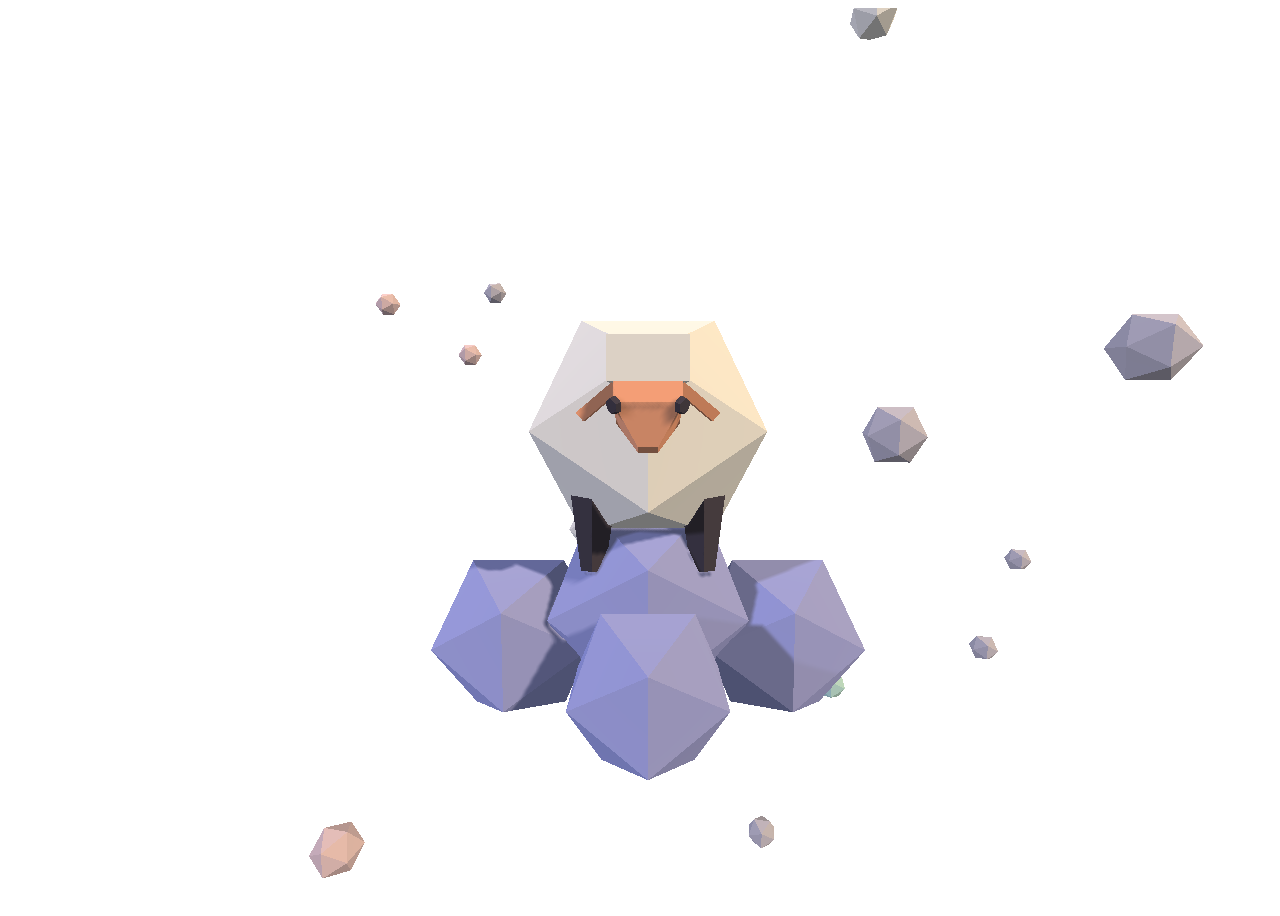
<file: main.html>
<html lang="en">
    <head>
        <meta charset="UTF-8">
        <title>Cute jumping sheep with three.js</title>
    </head>
    <body translate="no">
        <div class="world"></div>


        <audio class="world-music" loop=""
               src="https://res.cloudinary.com/liza/video/upload/v1492853426/sheep_qr3tus.m4a"></audio>

        <script src="js/threejs/three.js"></script>
        <script src="js/threejs/js/controls/OrbitControls.js"></script>
        <script src="js/threex/threex.keyboardstate.js"></script>

        <script id="rendered-js">
            'use strict';

            let scene,
                camera,
                renderer,
                controls,
                mouseDown,
                world,
                night = false;

            let sheep,
                cloud,
                sky;

            let width,
                height;

            function init() {
                width = window.innerWidth, height = window.innerHeight;

                scene = new THREE.Scene();
                camera = new THREE.PerspectiveCamera(75, width / height, 0.1, 1000);
                camera.lookAt(scene.position);
                camera.position.set(0, 0.7, 8);

                renderer = new THREE.WebGLRenderer({alpha: true});
                renderer.setPixelRatio(window.devicePixelRatio);
                renderer.setSize(window.innerWidth, window.innerHeight);
                renderer.shadowMap.enabled = true;
                renderer.shadowMap.type = THREE.PCFSoftShadowMap;

                addLights();
                drawSheep();
                drawCloud();
                drawSky();

                world = document.querySelector('.world');
                world.appendChild(renderer.domElement);

                document.addEventListener('mousedown', onMouseDown);
                document.addEventListener('mouseup', onMouseUp);
                window.addEventListener('resize', onResize);

                controls = new THREE.OrbitControls( camera, renderer.domElement );
            }

            function addLights() {
                const light = new THREE.HemisphereLight(0xffffff, 0xffffff, 0.9);
                scene.add(light);

                const directLight1 = new THREE.DirectionalLight(0xffd798, 0.8);
                directLight1.castShadow = true;
                directLight1.position.set(9.5, 8.2, 8.3);
                scene.add(directLight1);

                const directLight2 = new THREE.DirectionalLight(0xc9ceff, 0.5);
                directLight2.castShadow = true;
                directLight2.position.set(-15.8, 5.2, 8);
                scene.add(directLight2);
            }

            function drawSheep() {
                sheep = new Sheep();
                scene.add(sheep.group);
            }

            function drawCloud() {
                cloud = new Cloud();
                scene.add(cloud.group);
            }

            function drawSky() {
                sky = new Sky();
                scene.add(sky.group);
            }

            function onResize() {
                width = window.innerWidth;
                height = window.innerHeight;
                camera.aspect = width / height;
                camera.updateProjectionMatrix();
                renderer.setSize(width, height);
            }

            function onMouseDown() {
                mouseDown = true;
            }



            function onMouseUp() {
                mouseDown = false;
            }



            function rad(degrees) {
                return degrees * (Math.PI / 180);
            }

            function animate() {
                requestAnimationFrame(animate);

                render();
            }

            function render() {

                sheep.jumpOnMouseDown();
                if (sheep.group.position.y > 0.4) cloud.bend();

                sky.moveSky();

                renderer.render(scene, camera);
            }

            class Sheep {
                constructor() {
                    this.group = new THREE.Group();
                    this.group.position.y = 0.4;

                    this.woolMaterial = new THREE.MeshStandardMaterial({
                        color: 0xffffff,
                        roughness: 1,
                        shading: THREE.FlatShading
                    });

                    this.skinMaterial = new THREE.MeshStandardMaterial({
                        color: 0xffaf8b,
                        roughness: 1,
                        shading: THREE.FlatShading
                    });

                    this.darkMaterial = new THREE.MeshStandardMaterial({
                        color: 0x4b4553,
                        roughness: 1,
                        shading: THREE.FlatShading
                    });


                    this.vAngle = 0;

                    this.drawBody();
                    this.drawHead();
                    this.drawLegs();
                }

                drawBody() {
                    const bodyGeometry = new THREE.IcosahedronGeometry(1.7, 0);
                    const body = new THREE.Mesh(bodyGeometry, this.woolMaterial);
                    body.castShadow = true;
                    body.receiveShadow = true;
                    this.group.add(body);
                }

                drawHead() {
                    const head = new THREE.Group();
                    head.position.set(0, 0.65, 1.6);
                    head.rotation.x = rad(-20);
                    this.group.add(head);

                    const foreheadGeometry = new THREE.BoxGeometry(0.7, 0.6, 0.7);
                    const forehead = new THREE.Mesh(foreheadGeometry, this.skinMaterial);
                    forehead.castShadow = true;
                    forehead.receiveShadow = true;
                    forehead.position.y = -0.15;
                    head.add(forehead);

                    const faceGeometry = new THREE.CylinderGeometry(0.5, 0.15, 0.4, 4, 1);
                    const face = new THREE.Mesh(faceGeometry, this.skinMaterial);
                    face.castShadow = true;
                    face.receiveShadow = true;
                    face.position.y = -0.65;
                    face.rotation.y = rad(45);
                    head.add(face);

                    const woolGeometry = new THREE.BoxGeometry(0.84, 0.46, 0.9);
                    const wool = new THREE.Mesh(woolGeometry, this.woolMaterial);
                    wool.position.set(0, 0.12, 0.07);
                    wool.rotation.x = rad(20);
                    head.add(wool);

                    const rightEyeGeometry = new THREE.CylinderGeometry(0.08, 0.1, 0.06, 6);
                    const rightEye = new THREE.Mesh(rightEyeGeometry, this.darkMaterial);
                    rightEye.castShadow = true;
                    rightEye.receiveShadow = true;
                    rightEye.position.set(0.35, -0.48, 0.33);
                    rightEye.rotation.set(rad(130.8), 0, rad(-45));
                    head.add(rightEye);

                    const leftEye = rightEye.clone();
                    leftEye.position.x = -rightEye.position.x;
                    leftEye.rotation.z = -rightEye.rotation.z;
                    head.add(leftEye);

                    const rightEarGeometry = new THREE.BoxGeometry(0.12, 0.5, 0.3);
                    rightEarGeometry.translate(0, -0.25, 0);
                    this.rightEar = new THREE.Mesh(rightEarGeometry, this.skinMaterial);
                    this.rightEar.castShadow = true;
                    this.rightEar.receiveShadow = true;
                    this.rightEar.position.set(0.35, -0.12, -0.07);
                    this.rightEar.rotation.set(rad(20), 0, rad(50));
                    head.add(this.rightEar);

                    this.leftEar = this.rightEar.clone();
                    this.leftEar.position.x = -this.rightEar.position.x;
                    this.leftEar.rotation.z = -this.rightEar.rotation.z;
                    head.add(this.leftEar);
                }

                drawLegs() {
                    const legGeometry = new THREE.CylinderGeometry(0.3, 0.15, 1, 4);
                    legGeometry.translate(0, -0.5, 0);
                    this.frontRightLeg = new THREE.Mesh(legGeometry, this.darkMaterial);
                    this.frontRightLeg.castShadow = true;
                    this.frontRightLeg.receiveShadow = true;
                    this.frontRightLeg.position.set(0.7, -0.8, 0.5);
                    this.frontRightLeg.rotation.x = rad(-12);
                    this.group.add(this.frontRightLeg);

                    this.frontLeftLeg = this.frontRightLeg.clone();
                    this.frontLeftLeg.position.x = -this.frontRightLeg.position.x;
                    this.frontLeftLeg.rotation.z = -this.frontRightLeg.rotation.z;
                    this.group.add(this.frontLeftLeg);

                    this.backRightLeg = this.frontRightLeg.clone();
                    this.backRightLeg.position.z = -this.frontRightLeg.position.z;
                    this.backRightLeg.rotation.x = -this.frontRightLeg.rotation.x;
                    this.group.add(this.backRightLeg);

                    this.backLeftLeg = this.frontLeftLeg.clone();
                    this.backLeftLeg.position.z = -this.frontLeftLeg.position.z;
                    this.backLeftLeg.rotation.x = -this.frontLeftLeg.rotation.x;
                    this.group.add(this.backLeftLeg);
                }

                jump(speed) {
                    this.vAngle += speed;
                    this.group.position.y = Math.sin(this.vAngle) + 1.38;

                    const legRotation = Math.sin(this.vAngle) * Math.PI / 6 + 0.4;

                    this.frontRightLeg.rotation.z = legRotation;
                    this.backRightLeg.rotation.z = legRotation;
                    this.frontLeftLeg.rotation.z = -legRotation;
                    this.backLeftLeg.rotation.z = -legRotation;

                    const earRotation = Math.sin(this.vAngle) * Math.PI / 3 + 1.5;

                    this.rightEar.rotation.z = earRotation;
                    this.leftEar.rotation.z = -earRotation;
                }

                jumpOnMouseDown() {
                    if (mouseDown) {
                        this.jump(0.05);
                    } else {
                        if (this.group.position.y <= 0.4) return;
                        this.jump(0.08);
                    }
                }
            }


            class Cloud {
                constructor() {
                    this.group = new THREE.Group();
                    this.group.position.y = -2;
                    this.group.scale.set(1.5, 1.5, 1.5);

                    this.material = new THREE.MeshStandardMaterial({
                        color: 0xacb3fb,
                        roughness: 1,
                        shading: THREE.FlatShading
                    });

                    this.vAngle = 0;

                    this.drawParts();

                    this.group.traverse(part => {
                        part.castShadow = true;
                        part.receiveShadow = true;
                    });
                }

                drawParts() {
                    const partGeometry = new THREE.IcosahedronGeometry(1, 0);
                    this.upperPart = new THREE.Mesh(partGeometry, this.material);
                    this.group.add(this.upperPart);

                    this.leftPart = this.upperPart.clone();
                    this.leftPart.position.set(-1.2, -0.3, 0);
                    this.leftPart.scale.set(0.8, 0.8, 0.8);
                    this.group.add(this.leftPart);

                    this.rightPart = this.leftPart.clone();
                    this.rightPart.position.x = -this.leftPart.position.x;
                    this.group.add(this.rightPart);

                    this.frontPart = this.leftPart.clone();
                    this.frontPart.position.set(0, -0.4, 0.9);
                    this.frontPart.scale.set(0.7, 0.7, 0.7);
                    this.group.add(this.frontPart);

                    this.backPart = this.frontPart.clone();
                    this.backPart.position.z = -this.frontPart.position.z;
                    this.group.add(this.backPart);
                }

                bend() {
                    this.vAngle += 0.08;

                    this.upperPart.position.y = -Math.cos(this.vAngle) * 0.12;
                    this.leftPart.position.y = -Math.cos(this.vAngle) * 0.1 - 0.3;
                    this.rightPart.position.y = -Math.cos(this.vAngle) * 0.1 - 0.3;
                    this.frontPart.position.y = -Math.cos(this.vAngle) * 0.08 - 0.3;
                    this.backPart.position.y = -Math.cos(this.vAngle) * 0.08 - 0.3;
                }
            }


            class Sky {
                constructor() {
                    this.group = new THREE.Group();
                    this.daySky = new THREE.Group();
                    this.group.add(this.daySky);
                    this.colors = [0xFFFFFF, 0xEFD2DA, 0xC1EDED, 0xCCC9DE];
                    this.drawSky();
                }

                drawSky() {
                    for (let i = 0; i < 30; i++) {
                        const geometry = new THREE.IcosahedronGeometry(0.4, 0);
                        const material = new THREE.MeshStandardMaterial({
                            color: this.colors[Math.floor(Math.random() * this.colors.length)],
                            roughness: 1,
                            shading: THREE.FlatShading
                        });

                        const mesh = new THREE.Mesh(geometry, material);

                        mesh.position.set((Math.random() - 0.5) * 30,
                            (Math.random() - 0.5) * 30,
                            (Math.random() - 0.5) * 30);
                            this.daySky.add(mesh);
                    }
                }

                moveSky() {
                    this.group.rotation.x += 0.001;
                    this.group.rotation.y -= 0.004;
                }
            }

            init();
            animate();

        </script>
    </body>
</html>
</file>
